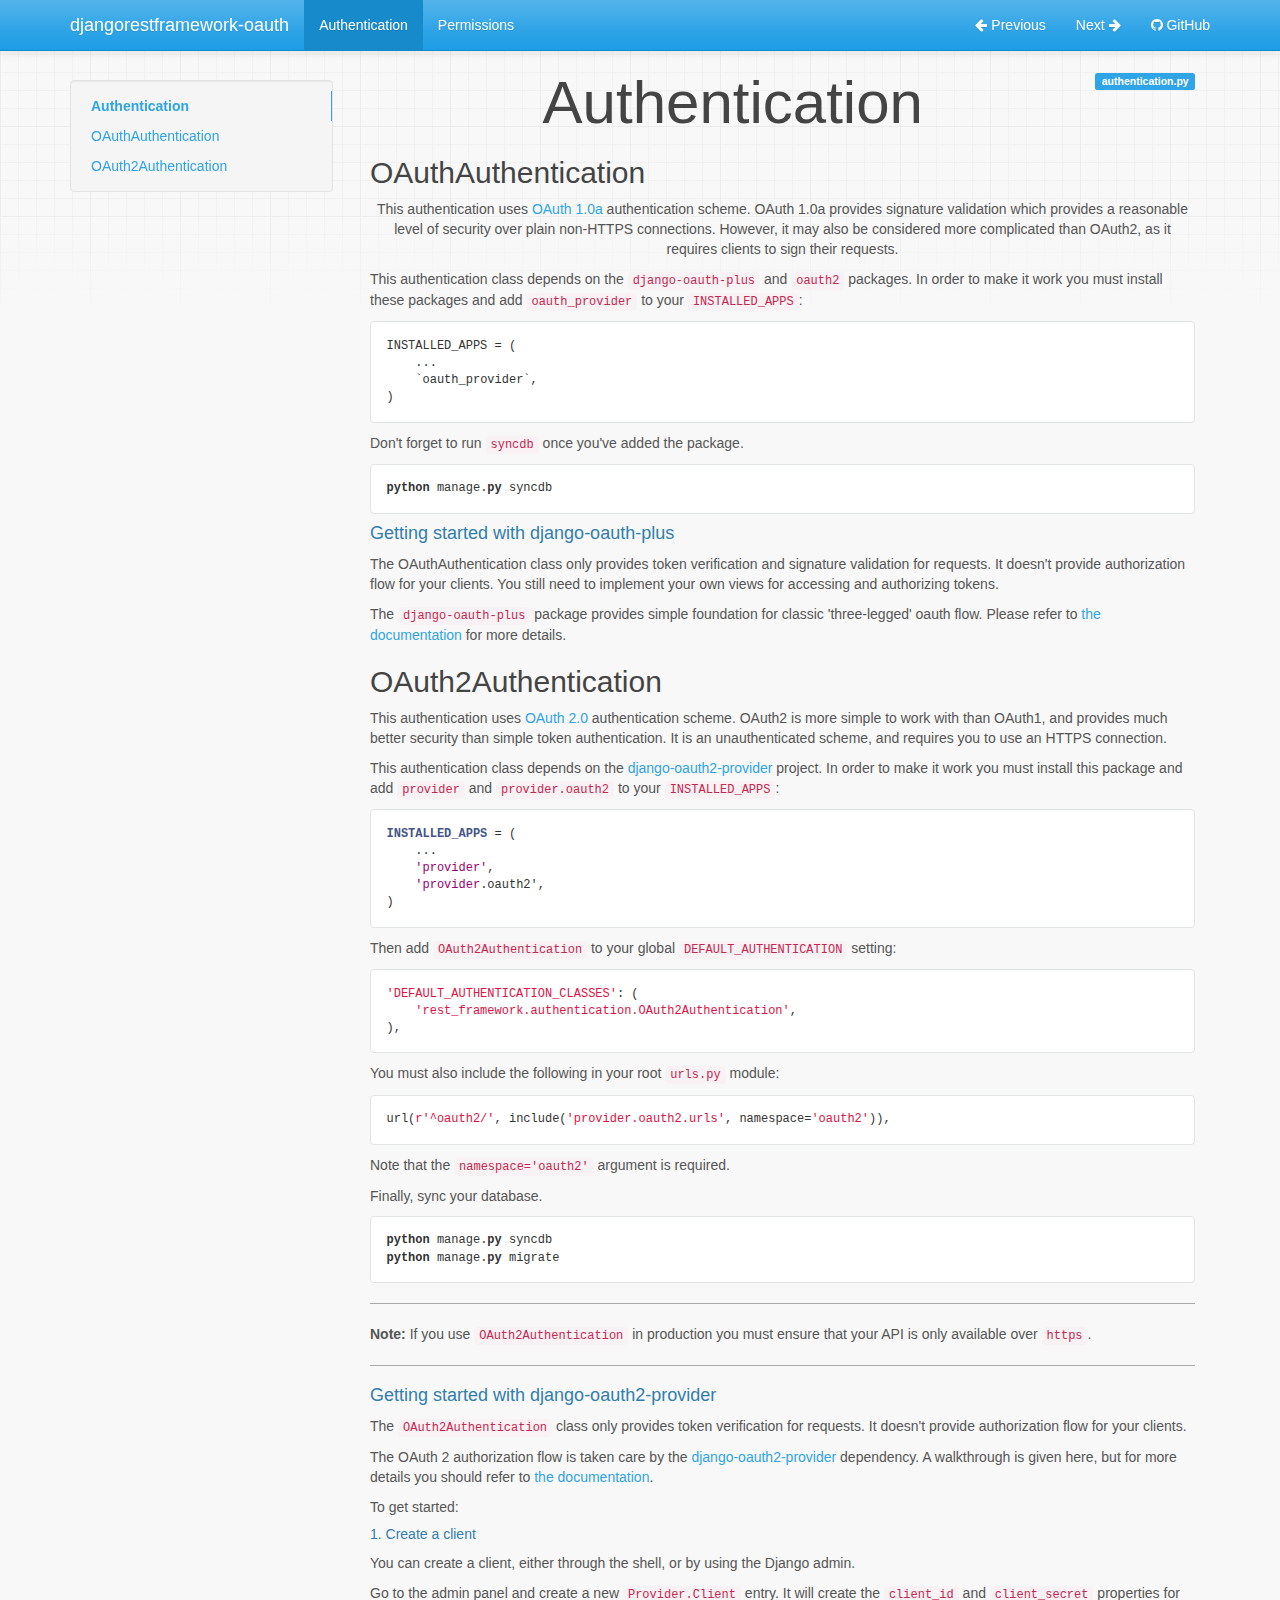
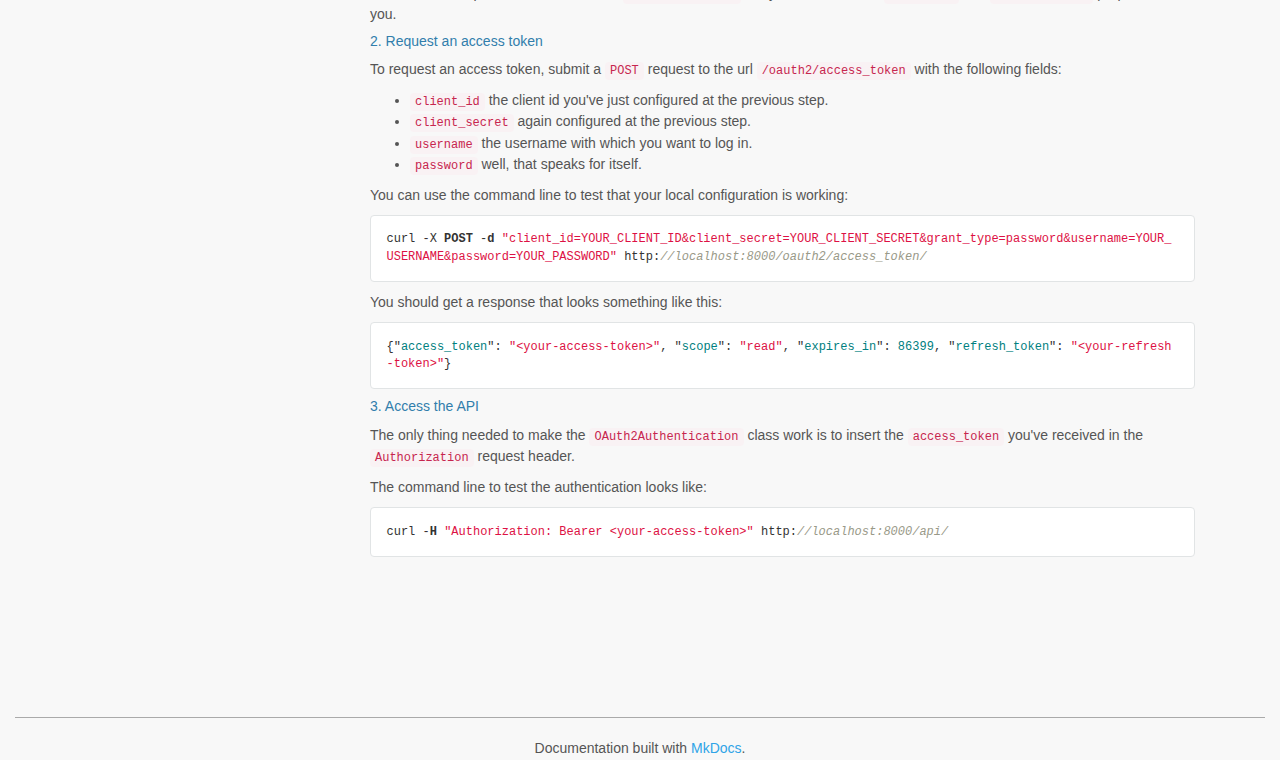
<file: authentication/index.html>
<!DOCTYPE html>
<html lang="en">
    <head>
        <meta charset="utf-8">
        <meta http-equiv="X-UA-Compatible" content="IE=edge">
        <meta name="viewport" content="width=device-width, initial-scale=1.0">
        
        
        
        <link rel="shortcut icon" href="../img/favicon.ico">

        <title>Authentication - djangorestframework-oauth</title>

        <link href="../css/bootstrap-custom.min.css" rel="stylesheet">
        <link href="../css/font-awesome-4.0.3.css" rel="stylesheet">
        <link href="../css/base.css" rel="stylesheet">
        <link rel="stylesheet" href="../css/highlight.css">
        <link href="../extra.css" rel="stylesheet">

        <!-- HTML5 shim and Respond.js IE8 support of HTML5 elements and media queries -->
        <!--[if lt IE 9]>
            <script src="https://oss.maxcdn.com/libs/html5shiv/3.7.0/html5shiv.js"></script>
            <script src="https://oss.maxcdn.com/libs/respond.js/1.3.0/respond.min.js"></script>
        <![endif]-->

        
    </head>

    <body>

        <div class="navbar navbar-default navbar-fixed-top" role="navigation">
    <div class="container">

        <!-- Collapsed navigation -->
        <div class="navbar-header">
            
            <!-- Expander button -->
            <button type="button" class="navbar-toggle" data-toggle="collapse" data-target=".navbar-collapse">
                <span class="sr-only">Toggle navigation</span>
                <span class="icon-bar"></span>
                <span class="icon-bar"></span>
                <span class="icon-bar"></span>
            </button>
            

            <!-- Main title -->
            <a class="navbar-brand" href="..">djangorestframework-oauth</a>
        </div>

        <!-- Expanded navigation -->
        <div class="navbar-collapse collapse">
            
                <!-- Main navigation -->
                <ul class="nav navbar-nav">
                
                
                    <li class="active">
                        <a href=".">Authentication</a>
                    </li>
                
                
                
                    <li >
                        <a href="../permissions">Permissions</a>
                    </li>
                
                
                </ul>
            

            
            <!-- Search, Navigation and Repo links -->
            <ul class="nav navbar-nav navbar-right">
                
                
                <li >
                    <a rel="next" href="..">
                        <i class="fa fa-arrow-left"></i> Previous
                    </a>
                </li>
                <li >
                    <a rel="prev" href="../permissions">
                        Next <i class="fa fa-arrow-right"></i>
                    </a>
                </li>
                
                
                <li>
                    <a href="https://github.com/jpadilla/django-rest-framework-oauth">
                        
                            <i class="fa fa-github"></i>
                        
                        GitHub
                    </a>
                </li>
                
            </ul>
            
        </div>
    </div>
</div>

        <div class="container">
            
                <div class="col-md-3"><div class="bs-sidebar hidden-print affix well" role="complementary">
    <ul class="nav bs-sidenav">
    
        <li class="main active"><a href="#authentication">Authentication</a></li>
        
            <li><a href="#oauthauthentication">OAuthAuthentication</a></li>
        
            <li><a href="#oauth2authentication">OAuth2Authentication</a></li>
        
    
    </ul>
</div></div>
                <div class="col-md-9" role="main">
<div class="source-links">

    <span class="label label-primary">authentication.py</span>

</div>


<h1 id="authentication">Authentication</h1>
<h2 id="oauthauthentication">OAuthAuthentication</h2>
<p>This authentication uses <a href="http://oauth.net/core/1.0a">OAuth 1.0a</a> authentication scheme. OAuth 1.0a provides signature validation which provides a reasonable level of security over plain non-HTTPS connections. However, it may also be considered more complicated than OAuth2, as it requires clients to sign their requests.</p>
<p>This authentication class depends on the <code>django-oauth-plus</code> and <code>oauth2</code> packages. In order to make it work you must install these packages and add <code>oauth_provider</code> to your <code>INSTALLED_APPS</code>:</p>
<pre><code>INSTALLED_APPS = (
    ...
    `oauth_provider`,
)
</code></pre>
<p>Don't forget to run <code>syncdb</code> once you've added the package.</p>
<pre><code>python manage.py syncdb
</code></pre>
<h4 id="getting-started-with-django-oauth-plus">Getting started with django-oauth-plus</h4>
<p>The OAuthAuthentication class only provides token verification and signature validation for requests. It doesn't provide authorization flow for your clients. You still need to implement your own views for accessing and authorizing tokens.</p>
<p>The <code>django-oauth-plus</code> package provides simple foundation for classic 'three-legged' oauth flow. Please refer to <a href="http://code.larlet.fr/django-oauth-plus">the documentation</a> for more details.</p>
<h2 id="oauth2authentication">OAuth2Authentication</h2>
<p>This authentication uses <a href="http://tools.ietf.org/html/rfc6749">OAuth 2.0</a> authentication scheme. OAuth2 is more simple to work with than OAuth1, and provides much better security than simple token authentication. It is an unauthenticated scheme, and requires you to use an HTTPS connection.</p>
<p>This authentication class depends on the <a href="https://github.com/caffeinehit/django-oauth2-provider">django-oauth2-provider</a> project. In order to make it work you must install this package and add <code>provider</code> and <code>provider.oauth2</code> to your <code>INSTALLED_APPS</code>:</p>
<pre><code>INSTALLED_APPS = (
    ...
    'provider',
    'provider.oauth2',
)
</code></pre>
<p>Then add <code>OAuth2Authentication</code> to your global <code>DEFAULT_AUTHENTICATION</code> setting:</p>
<pre><code>'DEFAULT_AUTHENTICATION_CLASSES': (
    'rest_framework.authentication.OAuth2Authentication',
),
</code></pre>
<p>You must also include the following in your root <code>urls.py</code> module:</p>
<pre><code>url(r'^oauth2/', include('provider.oauth2.urls', namespace='oauth2')),
</code></pre>
<p>Note that the <code>namespace='oauth2'</code> argument is required.</p>
<p>Finally, sync your database.</p>
<pre><code>python manage.py syncdb
python manage.py migrate
</code></pre>
<hr />
<p><strong>Note:</strong> If you use <code>OAuth2Authentication</code> in production you must ensure that your API is only available over <code>https</code>.</p>
<hr />
<h4 id="getting-started-with-django-oauth2-provider">Getting started with django-oauth2-provider</h4>
<p>The <code>OAuth2Authentication</code> class only provides token verification for requests.  It doesn't provide authorization flow for your clients.</p>
<p>The OAuth 2 authorization flow is taken care by the <a href="https://github.com/caffeinehit/django-oauth2-provider">django-oauth2-provider</a> dependency. A walkthrough is given here, but for more details you should refer to <a href="https://django-oauth2-provider.readthedocs.org/en/latest/">the documentation</a>.</p>
<p>To get started:</p>
<h5 id="1-create-a-client">1. Create a client</h5>
<p>You can create a client, either through the shell, or by using the Django admin.</p>
<p>Go to the admin panel and create a new <code>Provider.Client</code> entry. It will create the <code>client_id</code> and <code>client_secret</code> properties for you.</p>
<h5 id="2-request-an-access-token">2. Request an access token</h5>
<p>To request an access token, submit a <code>POST</code> request to the url <code>/oauth2/access_token</code> with the following fields:</p>
<ul>
<li><code>client_id</code> the client id you've just configured at the previous step.</li>
<li><code>client_secret</code> again configured at the previous step.</li>
<li><code>username</code> the username with which you want to log in.</li>
<li><code>password</code> well, that speaks for itself.</li>
</ul>
<p>You can use the command line to test that your local configuration is working:</p>
<pre><code>curl -X POST -d "client_id=YOUR_CLIENT_ID&amp;client_secret=YOUR_CLIENT_SECRET&amp;grant_type=password&amp;username=YOUR_USERNAME&amp;password=YOUR_PASSWORD" http://localhost:8000/oauth2/access_token/
</code></pre>
<p>You should get a response that looks something like this:</p>
<pre><code>{"access_token": "&lt;your-access-token&gt;", "scope": "read", "expires_in": 86399, "refresh_token": "&lt;your-refresh-token&gt;"}
</code></pre>
<h5 id="3-access-the-api">3. Access the API</h5>
<p>The only thing needed to make the <code>OAuth2Authentication</code> class work is to insert the <code>access_token</code> you've received in the <code>Authorization</code> request header.</p>
<p>The command line to test the authentication looks like:</p>
<pre><code>curl -H "Authorization: Bearer &lt;your-access-token&gt;" http://localhost:8000/api/
</code></pre>
</div>
            
        </div>

        <footer class="col-md-12">
            <hr>
            
            <p>Documentation built with <a href="http://www.mkdocs.org/">MkDocs</a>.</p>
        </footer>

        

        <script src="https://code.jquery.com/jquery-1.10.2.min.js"></script>
        <script src="../js/bootstrap-3.0.3.min.js"></script>
        <script src="../js/prettify-1.0.min.js"></script>
        <script src="../js/highlight.pack.js"></script>
        <script src="../js/base.js"></script>
    </body>
</html>
</file>
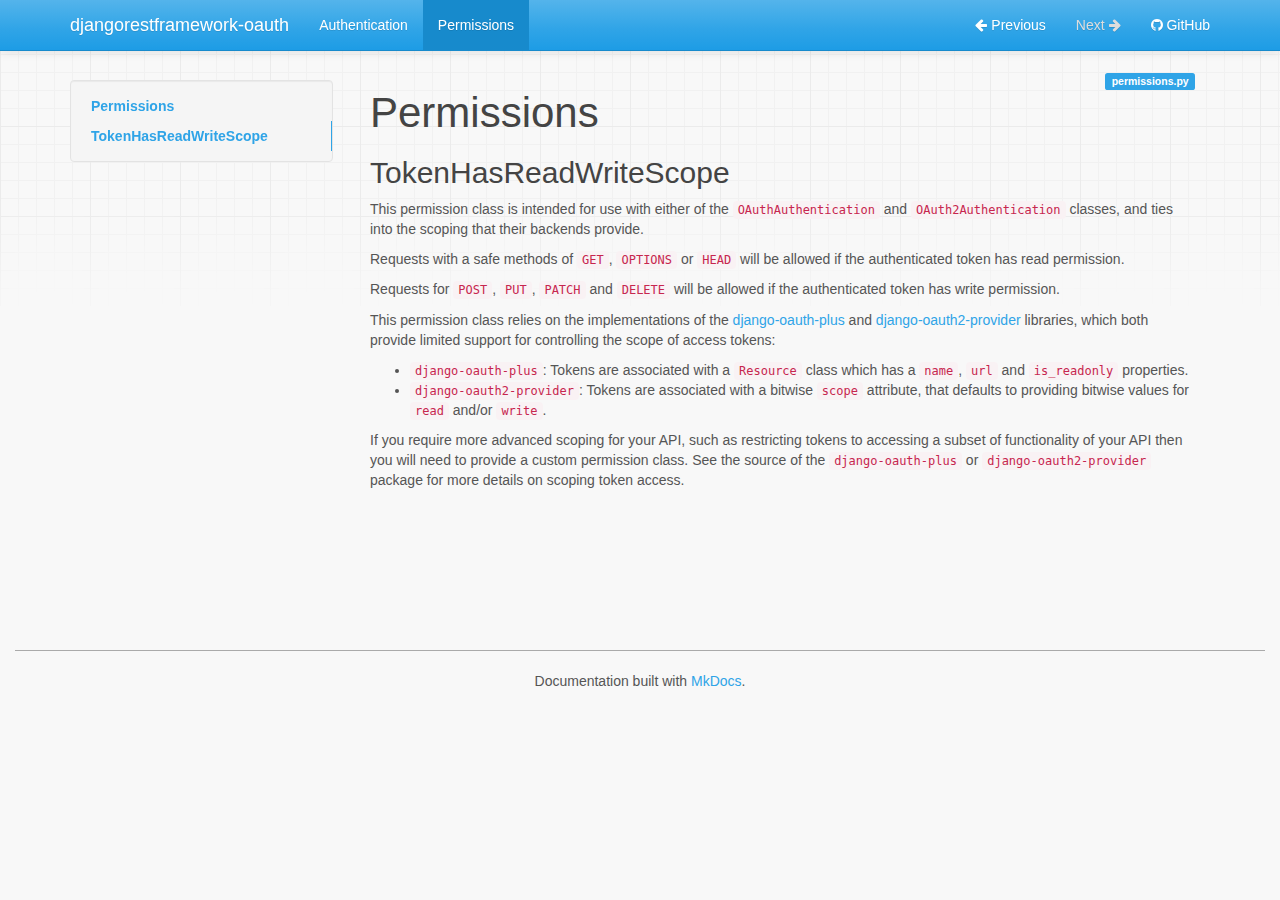
<file: permissions/index.html>
<!DOCTYPE html>
<html lang="en">
    <head>
        <meta charset="utf-8">
        <meta http-equiv="X-UA-Compatible" content="IE=edge">
        <meta name="viewport" content="width=device-width, initial-scale=1.0">
        
        
        
        <link rel="shortcut icon" href="../img/favicon.ico">

        <title>Permissions - djangorestframework-oauth</title>

        <link href="../css/bootstrap-custom.min.css" rel="stylesheet">
        <link href="../css/font-awesome-4.0.3.css" rel="stylesheet">
        <link href="../css/base.css" rel="stylesheet">
        <link rel="stylesheet" href="../css/highlight.css">
        <link href="../css/extra.css" rel="stylesheet">

        <!-- HTML5 shim and Respond.js IE8 support of HTML5 elements and media queries -->
        <!--[if lt IE 9]>
            <script src="https://oss.maxcdn.com/libs/html5shiv/3.7.0/html5shiv.js"></script>
            <script src="https://oss.maxcdn.com/libs/respond.js/1.3.0/respond.min.js"></script>
        <![endif]-->

        
    </head>

    <body>

        <div class="navbar navbar-default navbar-fixed-top" role="navigation">
    <div class="container">

        <!-- Collapsed navigation -->
        <div class="navbar-header">
            
            <!-- Expander button -->
            <button type="button" class="navbar-toggle" data-toggle="collapse" data-target=".navbar-collapse">
                <span class="sr-only">Toggle navigation</span>
                <span class="icon-bar"></span>
                <span class="icon-bar"></span>
                <span class="icon-bar"></span>
            </button>
            

            <!-- Main title -->
            <a class="navbar-brand" href="..">djangorestframework-oauth</a>
        </div>

        <!-- Expanded navigation -->
        <div class="navbar-collapse collapse">
            
                <!-- Main navigation -->
                <ul class="nav navbar-nav">
                
                
                    <li >
                        <a href="../authentication">Authentication</a>
                    </li>
                
                
                
                    <li class="active">
                        <a href=".">Permissions</a>
                    </li>
                
                
                </ul>
            

            
            <!-- Search, Navigation and Repo links -->
            <ul class="nav navbar-nav navbar-right">
                
                
                <li >
                    <a rel="next" href="../authentication">
                        <i class="fa fa-arrow-left"></i> Previous
                    </a>
                </li>
                <li class="disabled">
                    <a rel="prev" >
                        Next <i class="fa fa-arrow-right"></i>
                    </a>
                </li>
                
                
                <li>
                    <a href="https://github.com/jpadilla/django-rest-framework-oauth">
                        
                            <i class="fa fa-github"></i>
                        
                        GitHub
                    </a>
                </li>
                
            </ul>
            
        </div>
    </div>
</div>

        <div class="container">
            
                <div class="col-md-3"><div class="bs-sidebar hidden-print affix well" role="complementary">
    <ul class="nav bs-sidenav">
    
        <li class="main active"><a href="#permissions">Permissions</a></li>
        
            <li><a href="#tokenhasreadwritescope">TokenHasReadWriteScope</a></li>
        
    
    </ul>
</div></div>
                <div class="col-md-9" role="main">
<div class="source-links">

    <span class="label label-primary">permissions.py</span>

</div>


<h1 id="permissions">Permissions</h1>
<h2 id="tokenhasreadwritescope">TokenHasReadWriteScope</h2>
<p>This permission class is intended for use with either of the <code>OAuthAuthentication</code> and <code>OAuth2Authentication</code> classes, and ties into the scoping that their backends provide.</p>
<p>Requests with a safe methods of <code>GET</code>, <code>OPTIONS</code> or <code>HEAD</code> will be allowed if the authenticated token has read permission.</p>
<p>Requests for <code>POST</code>, <code>PUT</code>, <code>PATCH</code> and <code>DELETE</code> will be allowed if the authenticated token has write permission.</p>
<p>This permission class relies on the implementations of the <a href="http://code.larlet.fr/django-oauth-plus">django-oauth-plus</a> and <a href="https://github.com/caffeinehit/django-oauth2-provider">django-oauth2-provider</a> libraries, which both provide limited support for controlling the scope of access tokens:</p>
<ul>
<li><code>django-oauth-plus</code>: Tokens are associated with a <code>Resource</code> class which has a <code>name</code>, <code>url</code> and <code>is_readonly</code> properties.</li>
<li><code>django-oauth2-provider</code>: Tokens are associated with a bitwise <code>scope</code> attribute, that defaults to providing bitwise values for <code>read</code> and/or <code>write</code>.</li>
</ul>
<p>If you require more advanced scoping for your API, such as restricting tokens to accessing a subset of functionality of your API then you will need to provide a custom permission class.  See the source of the <code>django-oauth-plus</code> or <code>django-oauth2-provider</code> package for more details on scoping token access.</p>
</div>
            
        </div>

        <footer class="col-md-12">
            <hr>
            
            <p>Documentation built with <a href="http://www.mkdocs.org/">MkDocs</a>.</p>
        </footer>

        

        <script src="https://code.jquery.com/jquery-1.10.2.min.js"></script>
        <script src="../js/bootstrap-3.0.3.min.js"></script>
        <script src="../js/prettify-1.0.min.js"></script>
        <script src="../js/highlight.pack.js"></script>
        <script src="../js/base.js"></script>
    </body>
</html>
</file>
<file: css/base.css>
body {
    padding-top: 70px;
    background: url(../img/grid.png) repeat-x;
    background-attachment: fixed;
    background-color: #f8f8f8;
}

body > div.container {
    min-height: 400px;
}

ul.nav li.main {
    font-weight: bold;
}

div.col-md-3 {
    padding-left: 0;
}

div.col-md-9 {
    padding-bottom: 100px;
}

div.source-links {
    float: right;
}

div.col-md-9 img {
    max-width: 100%;
    display: inline;
    padding: 4px;
    line-height: 1.428571429;
    background-color: #fff;
    border: 1px solid #ddd;
    border-radius: 4px;
    margin: 20px auto 30px auto;
}

h1, h2, h3 {
    color: #444;
}

h1[id]:before, h2[id]:before, h3[id]:before, h4[id]:before, h5[id]:before, h6[id]:before {
    content: "";
    display: block;
    margin-top: -75px;
    height: 75px;
    pointer-events: none;
}

h1 {
    font-weight: 400;
    font-size: 42px;
}

h2, h3, h4, h5, h6 {
    font-weight: 300;
}

hr {
    border-top: 1px solid #aaa;
}

pre, .rst-content tt {
    max-width: 100%;
    background: #fff;
    border: solid 1px #e1e4e5;
    color: #e74c3c;
    overflow-x: auto;
}

code.code-large, .rst-content tt.code-large {
    font-size: 90%;
}

code {
    padding: 2px 5px;
    color: #c7254e;
    background-color: #f9f2f4;
    font-size: 75%;
}

code, kbd, pre, samp  {
    font-family: monospace,serif;
    font-size: 12px !important;
}

footer {
    margin-top: 30px;
    margin-bottom: 10px;
    text-align: center;
    font-weight: 200;
}

.modal-dialog {
    margin-top: 60px;
}

/*
 * Side navigation
 *
 * Scrollspy and affixed enhanced navigation to highlight sections and secondary
 * sections of docs content.
 */

/* By default it's not affixed in mobile views, so undo that */
.bs-sidebar.affix {
    position: static;
}

.bs-sidebar.well {
    padding: 0;
    max-height: 90%;
    overflow-y: auto;
}

/* First level of nav */
.bs-sidenav {
    padding-top:    10px;
    padding-bottom: 10px;
    border-radius: 5px;
}

/* All levels of nav */
.bs-sidebar .nav > li > a {
    display: block;
    padding: 5px 20px;
    z-index: 1;
}
.bs-sidebar .nav > li > a:hover,
.bs-sidebar .nav > li > a:focus {
    text-decoration: none;
    border-right: 1px solid;
}
.bs-sidebar .nav > .active > a,
.bs-sidebar .nav > .active:hover > a,
.bs-sidebar .nav > .active:focus > a {
    font-weight: bold;
    background-color: transparent;
    border-right: 1px solid;
}

/* Nav: second level (shown on .active) */
.bs-sidebar .nav .nav {
    display: none; /* Hide by default, but at >768px, show it */
    margin-bottom: 8px;
}
.bs-sidebar .nav .nav > li > a {
    padding-top:    3px;
    padding-bottom: 3px;
    padding-left: 30px;
    font-size: 90%;
}

/* Show and affix the side nav when space allows it */
@media (min-width: 992px) {
    .bs-sidebar .nav > .active > ul {
        display: block;
    }
    /* Widen the fixed sidebar */
    .bs-sidebar.affix,
    .bs-sidebar.affix-bottom {
        width: 213px;
    }
    .bs-sidebar.affix {
        position: fixed; /* Undo the static from mobile first approach */
        top: 80px;
    }
    .bs-sidebar.affix-bottom {
        position: absolute; /* Undo the static from mobile first approach */
    }
    .bs-sidebar.affix-bottom .bs-sidenav,
    .bs-sidebar.affix .bs-sidenav {
        margin-top: 0;
        margin-bottom: 0;
    }
}
@media (min-width: 1200px) {
    /* Widen the fixed sidebar again */
    .bs-sidebar.affix-bottom,
    .bs-sidebar.affix {
        width: 263px;
    }
}

.headerlink {
    font-family: FontAwesome;
    font-size: 14px;
    display: none;
    padding-left: .5em;
}

h1:hover .headerlink, h2:hover .headerlink, h3:hover .headerlink, h4:hover .headerlink, h5:hover .headerlink, h6:hover .headerlink{
    display:inline-block;
}



.admonition {
    padding: 15px;
    margin-bottom: 20px;
    border: 1px solid transparent;
    border-radius: 4px;
    text-align: left;
}

.admonition.note {
    color: #3a87ad;
    background-color: #d9edf7;
    border-color: #bce8f1;
}

.admonition.warning {
    color: #c09853;
    background-color: #fcf8e3;
    border-color: #fbeed5;
}

.admonition.danger {
    color: #b94a48;
    background-color: #f2dede;
    border-color: #eed3d7;
}

.admonition-title {
    font-weight: bold;
    text-align: left;
}


.dropdown-submenu {
    position: relative;
}

.dropdown-submenu>.dropdown-menu {
    top: 0;
    left: 100%;
    margin-top: -6px;
    margin-left: -1px;
    -webkit-border-radius: 0 6px 6px 6px;
    -moz-border-radius: 0 6px 6px;
    border-radius: 0 6px 6px 6px;
}

.dropdown-submenu:hover>.dropdown-menu {
    display: block;
}

.dropdown-submenu>a:after {
    display: block;
    content: " ";
    float: right;
    width: 0;
    height: 0;
    border-color: transparent;
    border-style: solid;
    border-width: 5px 0 5px 5px;
    border-left-color: #ccc;
    margin-top: 5px;
    margin-right: -10px;
}

.dropdown-submenu:hover>a:after {
    border-left-color: #fff;
}

.dropdown-submenu.pull-left {
    float: none;
}

.dropdown-submenu.pull-left>.dropdown-menu {
    left: -100%;
    margin-left: 10px;
    -webkit-border-radius: 6px 0 6px 6px;
    -moz-border-radius: 6px 0 6px 6px;
    border-radius: 6px 0 6px 6px;
}
</file>
<file: css/highlight.css>
/*
This is the GitHub theme for highlight.js

github.com style (c) Vasily Polovnyov <vast@whiteants.net>

*/

.hljs {
  display: block;
  overflow-x: auto;
  padding: 0.5em;
  color: #333;
  -webkit-text-size-adjust: none;
}

.hljs-comment,
.diff .hljs-header,
.hljs-javadoc {
  color: #998;
  font-style: italic;
}

.hljs-keyword,
.css .rule .hljs-keyword,
.hljs-winutils,
.nginx .hljs-title,
.hljs-subst,
.hljs-request,
.hljs-status {
  color: #333;
  font-weight: bold;
}

.hljs-number,
.hljs-hexcolor,
.ruby .hljs-constant {
  color: #008080;
}

.hljs-string,
.hljs-tag .hljs-value,
.hljs-phpdoc,
.hljs-dartdoc,
.tex .hljs-formula {
  color: #d14;
}

.hljs-title,
.hljs-id,
.scss .hljs-preprocessor {
  color: #900;
  font-weight: bold;
}

.hljs-list .hljs-keyword,
.hljs-subst {
  font-weight: normal;
}

.hljs-class .hljs-title,
.hljs-type,
.vhdl .hljs-literal,
.tex .hljs-command {
  color: #458;
  font-weight: bold;
}

.hljs-tag,
.hljs-tag .hljs-title,
.hljs-rule .hljs-property,
.django .hljs-tag .hljs-keyword {
  color: #000080;
  font-weight: normal;
}

.hljs-attribute,
.hljs-variable,
.lisp .hljs-body,
.hljs-name {
  color: #008080;
}

.hljs-regexp {
  color: #009926;
}

.hljs-symbol,
.ruby .hljs-symbol .hljs-string,
.lisp .hljs-keyword,
.clojure .hljs-keyword,
.scheme .hljs-keyword,
.tex .hljs-special,
.hljs-prompt {
  color: #990073;
}

.hljs-built_in {
  color: #0086b3;
}

.hljs-preprocessor,
.hljs-pragma,
.hljs-pi,
.hljs-doctype,
.hljs-shebang,
.hljs-cdata {
  color: #999;
  font-weight: bold;
}

.hljs-deletion {
  background: #fdd;
}

.hljs-addition {
  background: #dfd;
}

.diff .hljs-change {
  background: #0086b3;
}

.hljs-chunk {
  color: #aaa;
}
</file>
<file: extra.css>
div.col-md-9 h1:first-of-type {
    text-align: center;
    font-size: 60px;
    font-weight: 300;
    margin-top: 0;
}

div.col-md-9 p:first-of-type {
    text-align: center;
}

.badges {
    text-align: right;
}

.badges a {
    display: inline-block;
}

.badges a img {
    padding: 0;
    margin: 0;
}
</file>
<file: css/extra.css>
body.homepage div.col-md-9 h1:first-of-type {
    text-align: center;
    font-size: 60px;
    font-weight: 300;
    margin-top: 0;
}

body.homepage div.col-md-9 p:first-of-type {
    text-align: center;
}

body.homepage .badges {
    text-align: right;
}

body.homepage .badges a {
    display: inline-block;
}

body.homepage .badges a img {
    padding: 0;
    margin: 0;
}
</file>
